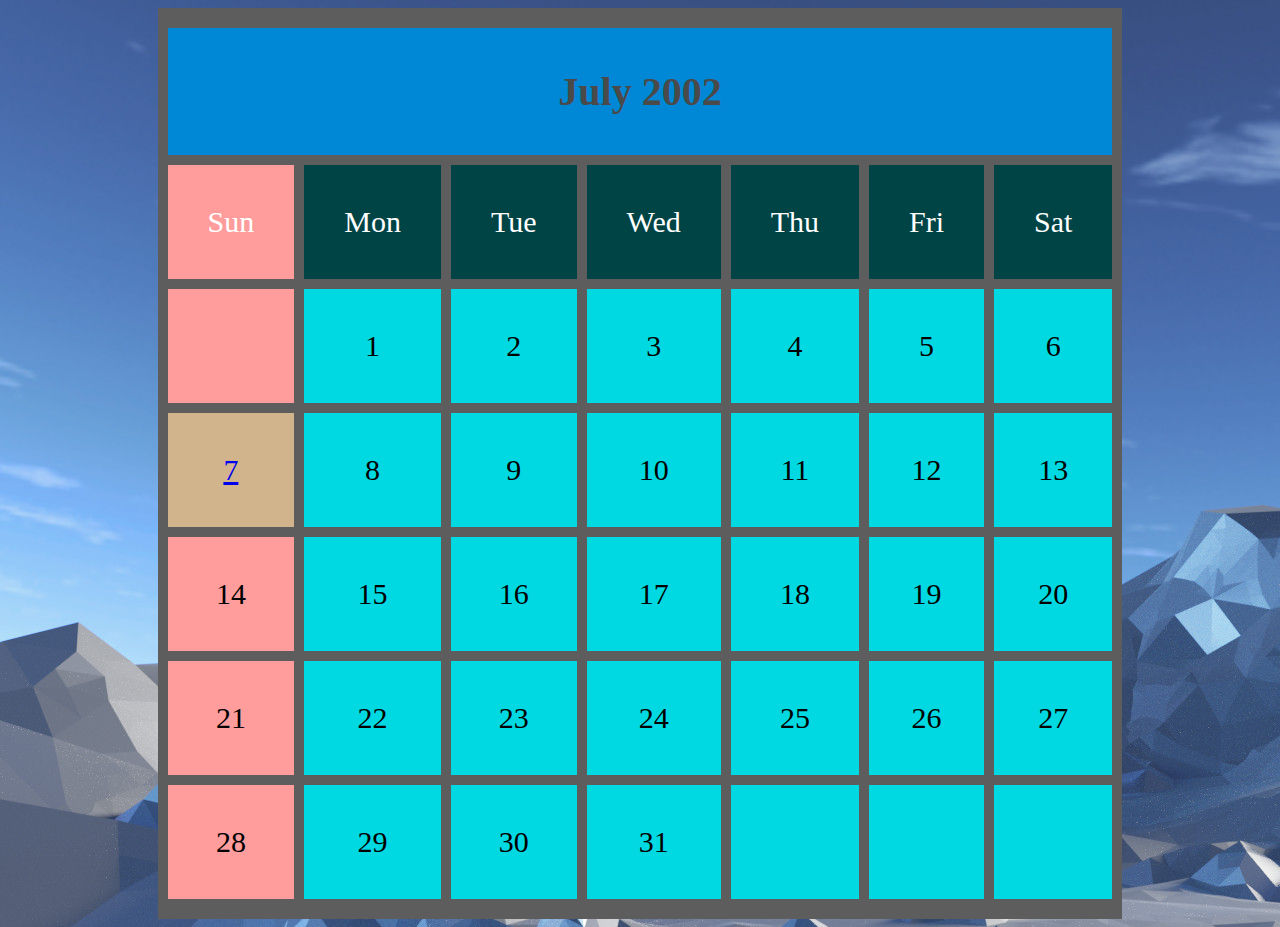
<file: assets/birthday.html>
<!DOCTYPE html>
<html>
<head>
	<title>Angelo Kim Hui Lim Birtday</title>
</head>
<style type="text/css">
	body {
		font-family: Calibri;
		background-image: url("css/images/bg.jpg");
	}
	table {
		border-collapse: collapse;
		border-top: 20px solid;
		border-bottom: 20px solid;
		border-color: #5D5D5D;
	}
	th {
		border: 10px solid #5D5D5D;
		background-color: #0088D7;
		color: #4a4a4a;
		text-align: center;
		font-size: 40px
}
	tr {
		border: 10px solid #5D5D5D;
		text-align: center;
		font-size:30px;
		font-family: Calibri;
	}
	td {
		border: 10px solid #5D5D5D;
		text-align: center;
	}
	.weeks {
		font-size: 30px;
		background-color: #004446;
		color: #ffffff;
	}
	.birthday {
		background-color: tan;
	}
	.sunday {
		background-color: #ff9d9d;
	}
	.normalday {
		background-color: #00D9E2;
	}

</style>
<body>
	<table align="center" cellpadding="40">
		<th colspan="7">July 2002</th>
		<tr class="weeks">
			<td class="sunday">Sun</td>
			<td>Mon</td>
			<td>Tue</td>
			<td>Wed</td>
			<td>Thu</td>
			<td>Fri</td>
			<td>Sat</td>
		</tr>
		<tr>
			<td class="sunday"></td>
			<td class="normalday">1</td>
			<td class="normalday">2</td>
			<td class="normalday">3</td>
			<td class="normalday">4</td>
			<td class="normalday">5</td>
			<td class="normalday">6</td>
		</tr>
		<tr>
			<td class="birthday"><a href="http://facebook.com/lightcalvary">7</a></td>
			<td class="normalday">8</td>
			<td class="normalday">9</td>
			<td class="normalday">10</td>
			<td class="normalday">11</td>
			<td class="normalday">12</td>
			<td class="normalday">13</td>
		</tr>
		<tr>
			<td class="sunday">14</td>
			<td class="normalday">15</td>
			<td class="normalday">16</td>
			<td class="normalday">17</td>
			<td class="normalday">18</td>
			<td class="normalday">19</td>
			<td class="normalday">20</td>
		</tr>
		<tr>
			<td class="sunday">21</td>
			<td class="normalday">22</td>
			<td class="normalday">23</td>
			<td class="normalday">24</td>
			<td class="normalday">25</td>
			<td class="normalday">26</td>
			<td class="normalday">27</td>
		</tr>
		<tr>
			<td class="sunday">28</td>
			<td class="normalday">29</td>
			<td class="normalday">30</td>
			<td class="normalday">31</td>
			<td class="normalday"></td>
			<td class="normalday"></td>
			<td class="normalday"></td>
		</tr>
</body>
</html>
</file>
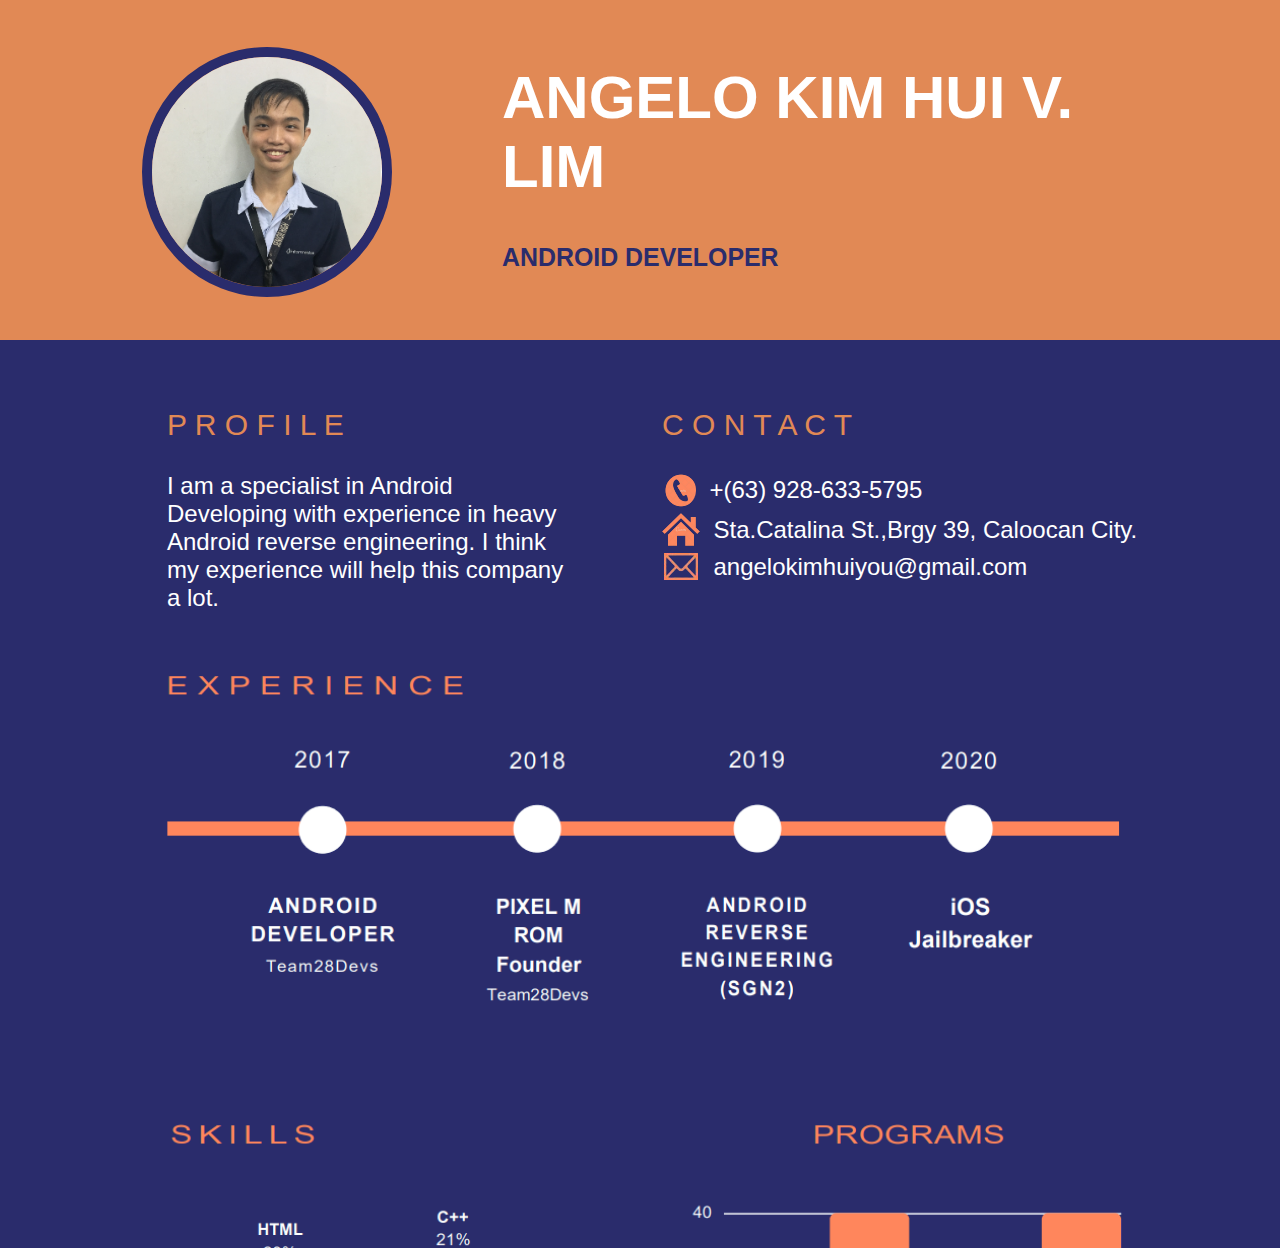
<file: assets/resume.html>
<!DOCTYPE html>
<html>
<head>
	<title>Resume - Angelo Kim Hui Lim</title>
	<link rel="stylesheet" type="text/css" href="css/resume.css">
</head>
<body>
	<div>
		<iframe class="resumeheader" src="resumeheader.html" scrolling="no">
		</iframe>
	</div>
	<div>
		<iframe class="resumebody" src="resumebody.html">
		</iframe>
	</div>
</body>
</html>
</file>
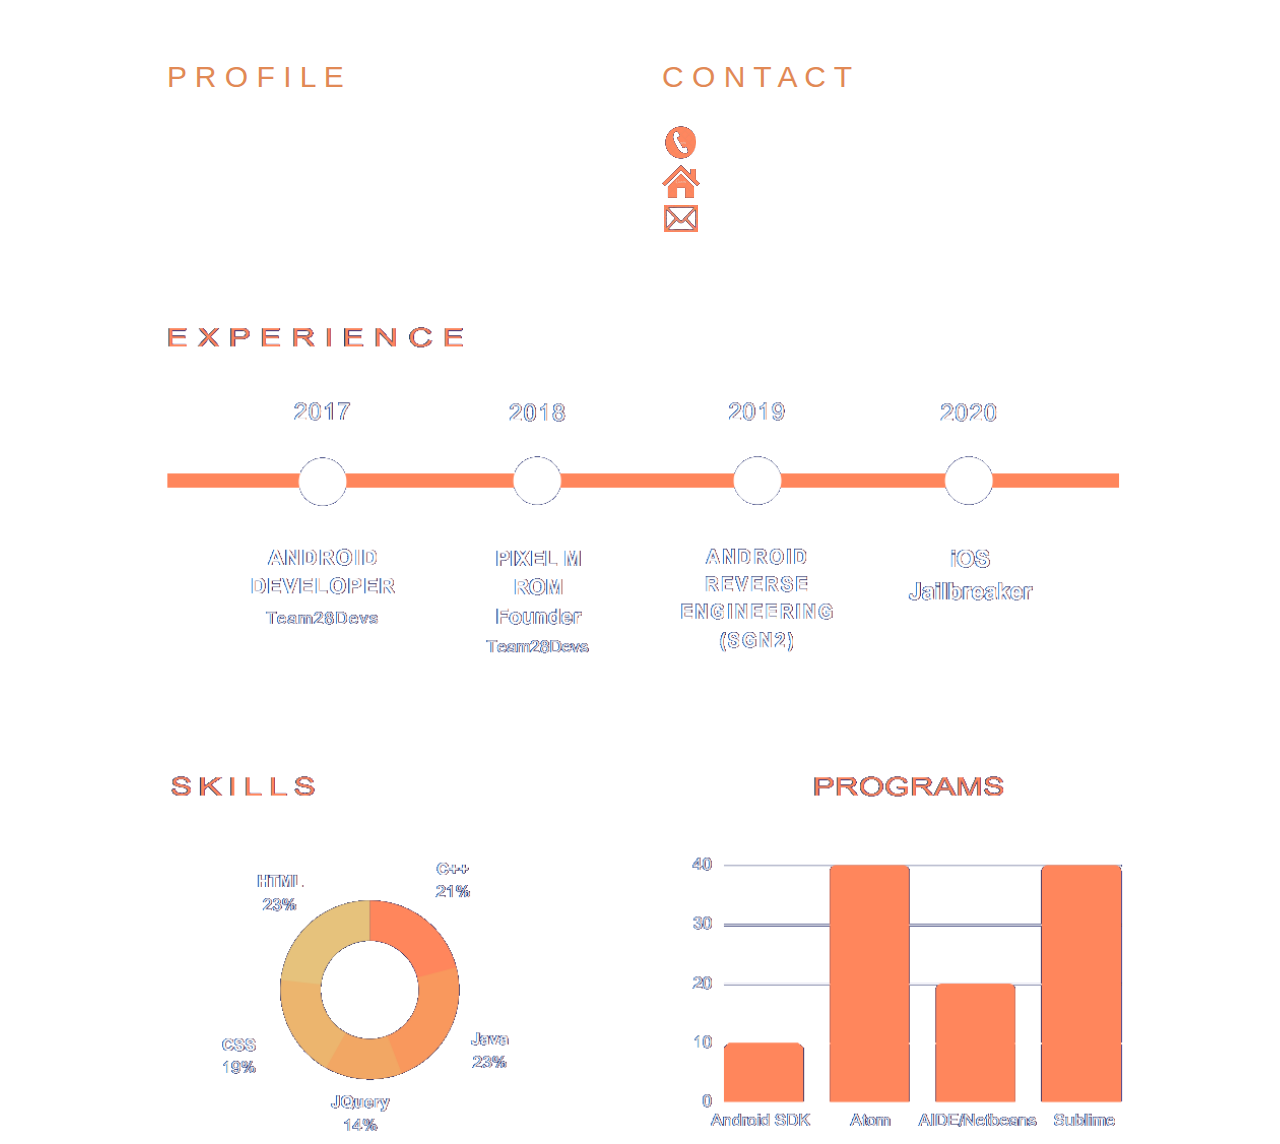
<file: assets/resumebody.html>
<!DOCTYPE html>
<html>
<head>
	<title>ResumeBody</title>
	<link rel="stylesheet" type="text/css" href="css/resumebody.css">
</head>
<body>
	<div class="main">
		<div class="profile">
			<p class="profiletitle">P R O F I L E</p>
			<p class="profiletext">I am a specialist in Android
Developing with experience in heavy
Android reverse engineering. I think
my experience will help this
company a lot.</p>
		</div>
		<div class="contact">
			<p class="profiletitle">C O N T A C T</p>
			<img class="contactpng" src="css/images/phone.png">
			<a class="contacttext">+(63) 928-633-5795</a>
			<br>
			<img class="contactpng" src="css/images/homead.png">
			<a class="contacttext">Sta.Catalina St.,Brgy
39, Caloocan City.</a><br>
			<img class="contactpng" src="css/images/email.png">
			<a class="contacttext">angelokimhuiyou@gmail.com</a><br>
		</div>
	</div>
	<div class="main2">
		<div>
			<img class="statsimg" src="css/images/imagestat.png">
		</div>
	</div>
</body>
</html>
</file>
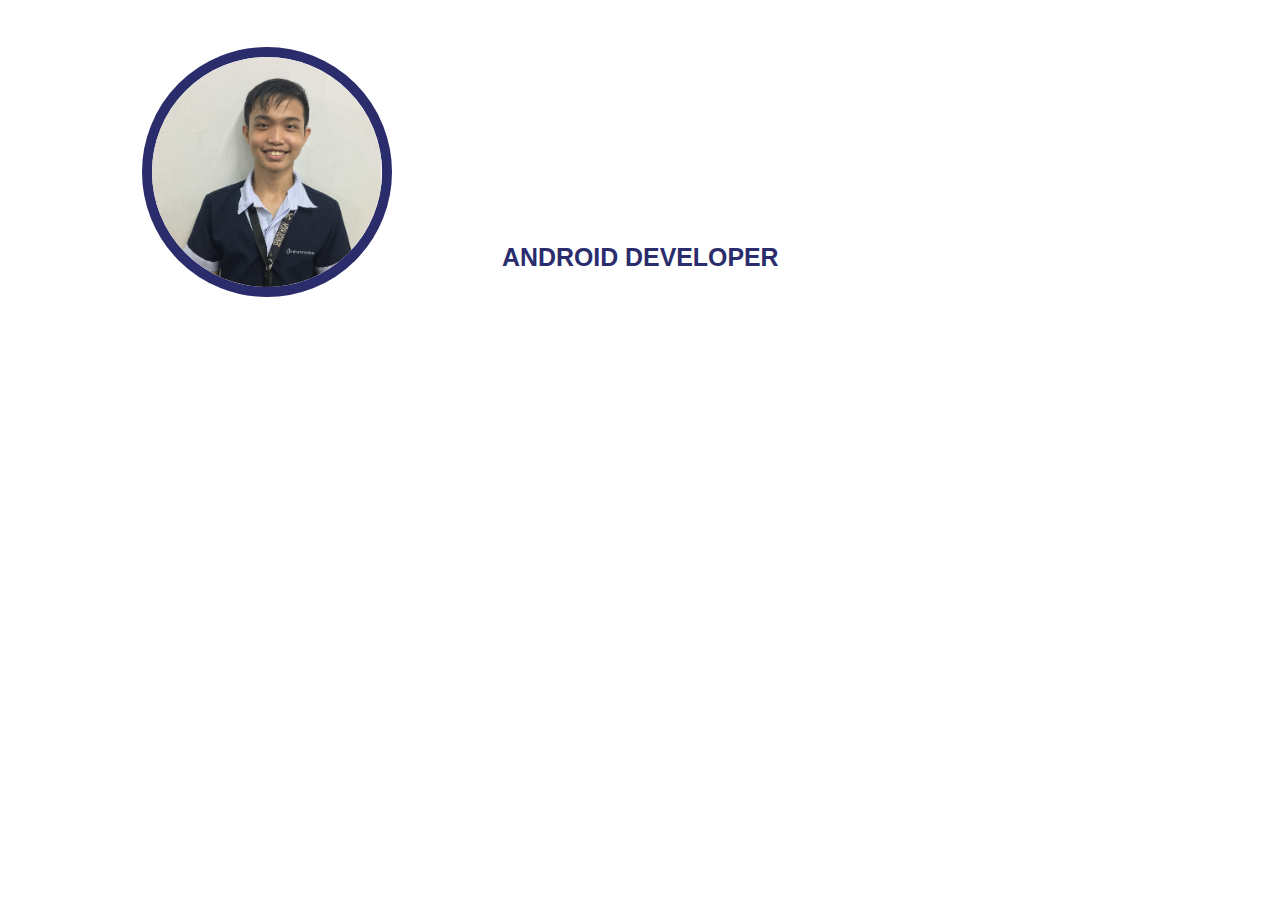
<file: assets/resumeheader.html>
<!DOCTYPE html>
<html>
<head>
	<title>ResumeHeader</title>
	<link rel="stylesheet" type="text/css" href="css/resumeheader.css">
</head>
<body>
	<div class="headerheader">
		<div class="name">
			<h1 class="who">ANGELO KIM HUI V. LIM</h1>
			<h5 class="position">ANDROID DEVELOPER</h5>
		</div>
		<div class="photo">
			<img class="mainphoto" src="css/images/lim.jpg">
		</div>
	</div>
</body>
</html>
</file>
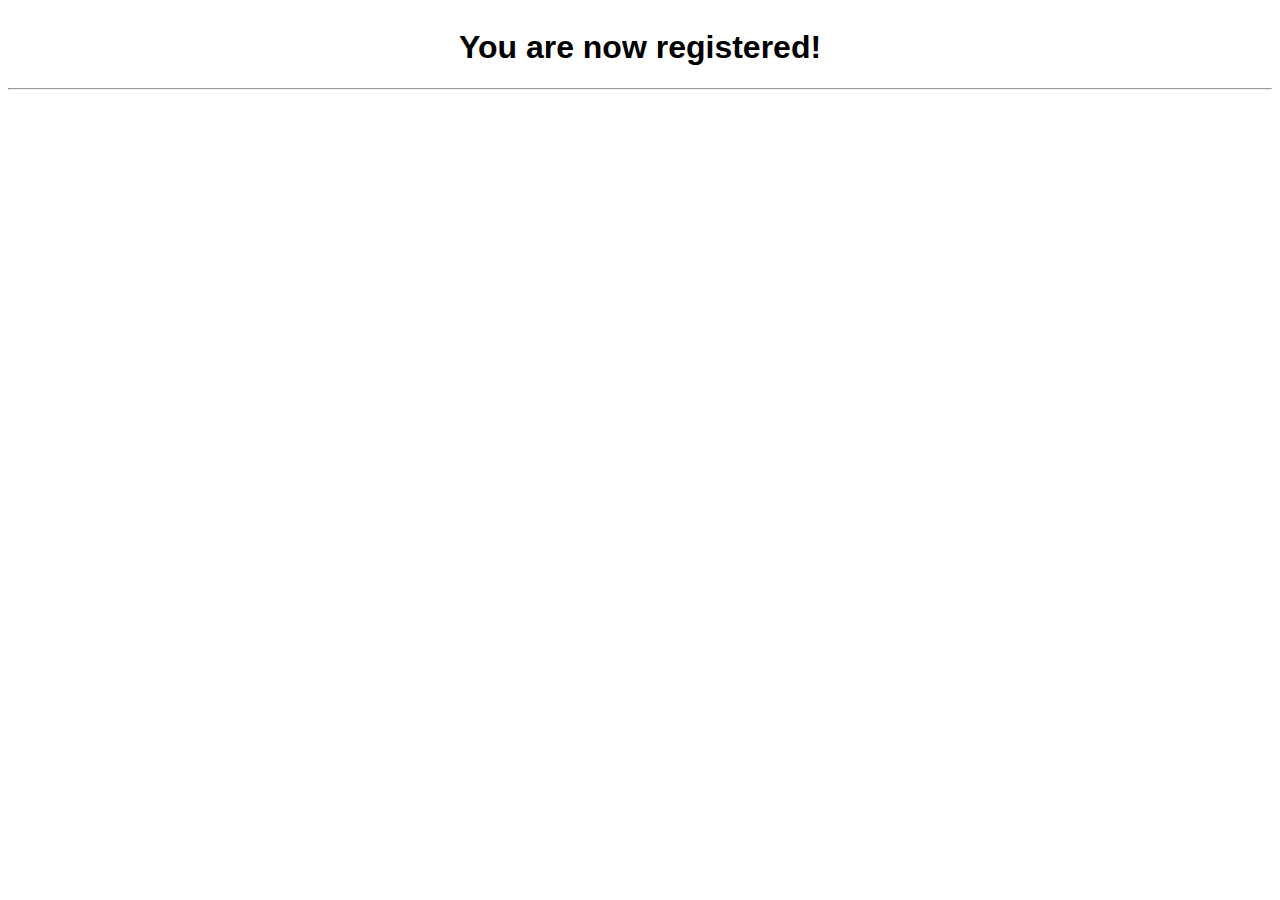
<file: htmlsubroot/done.html>
<!DOCTYPE html>
<html>
<head>
	<title>Sign Up</title>
	<link rel="stylesheet" type="text/css" href="css/home.css">
</head>
<body>
  <div class="iframecontainer">
    	<h1>You are now registered!</h1><hr><br>
    	<h3>Even though you're not because this isn't connected to any databases yet. :)</h3>
    	<br>
  </div>
</body>
</html>
</file>
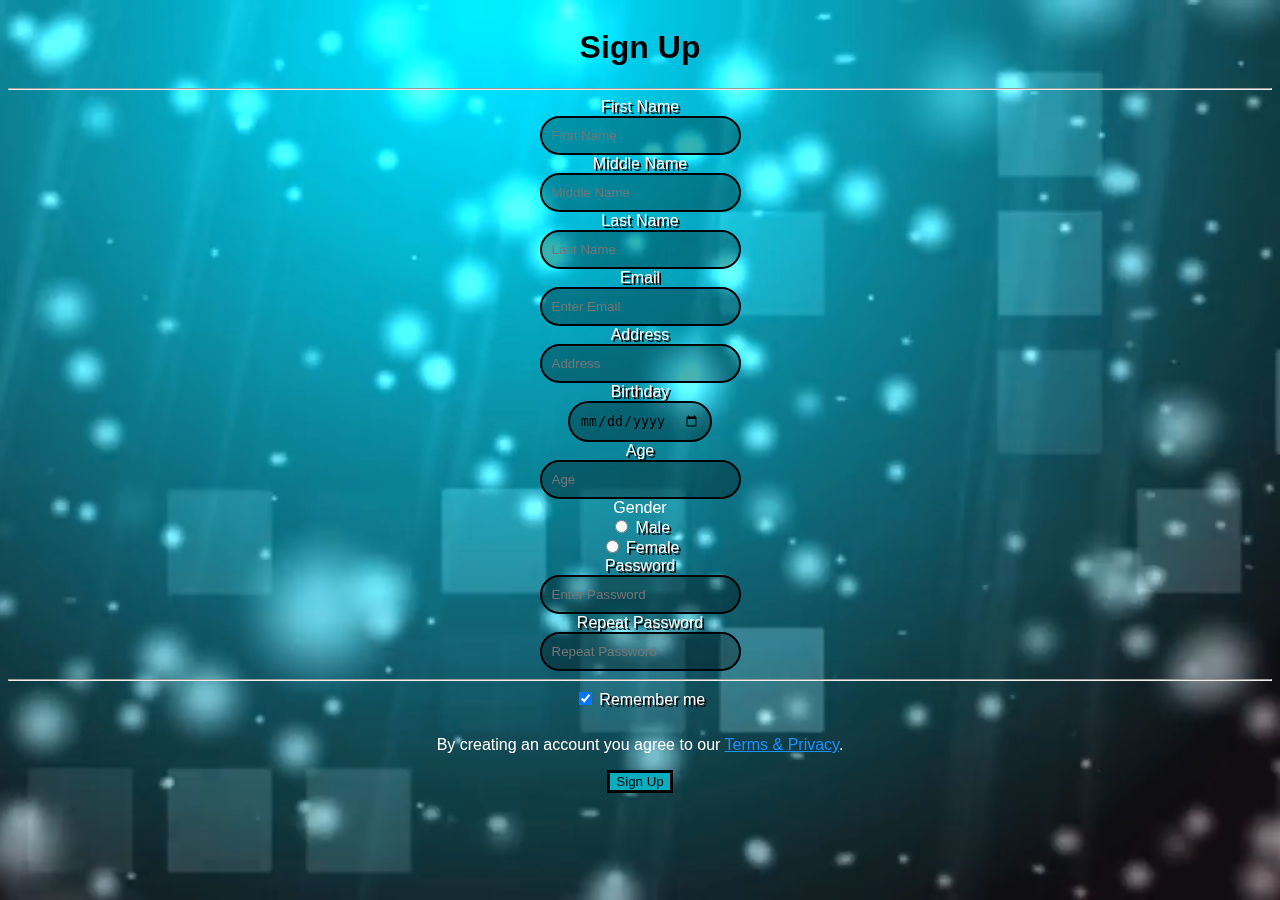
<file: htmlsubroot/iframe.html>
<!DOCTYPE html>
<html>
<head>
	<title>Sign Up</title>
	<link rel="stylesheet" type="text/css" href="css/home.css">
</head>
<body>
	<video autoplay muted loop id="myVideo">
		<source src="res/bgvid.mp4" type="video/mp4">
	</video>
<form action="done.html">
  <div class="iframecontainer">
    	<h1>Sign Up</h1><hr>
    	<label for="firstname">First Name </label><br>
		<input type="text" name="firstname" id="firstname" placeholder="First Name" required><br>
		<label for="middlename"> Middle Name </label><br>
		<input type="text" name="middlename" id="middlename" placeholder="Middle Name" required><br>
		<label for="lastname"> Last Name </label><br>
		<input type="text" name="lastname" id="lastname" placeholder="Last Name" required><br>
    	<label for="email">Email</label><br>
    	<input type="email" placeholder="Enter Email" name="email" required><br>
    	<label for="address"> Address </label><br>
		<input type="text" name="address" id="address" placeholder="Address" required><br>
		<label for="date"> Birthday </label><br>
		<input type="date" name="date" id="date" placeholder="Birthdate" required><br>
		<label for="age"> Age</label><br>
		<input type="number" name="age" id="age" placeholder="Age" required><br>
				Gender<br>
		<input type="radio" name="gender" id="gender">
		<label for="Gender"> Male </label><br>
		<input type="radio" name="gender" id="gender">
		<label for="Gender"> Female </label>
		<br>
    	<label for="psw">Password</label><br>
    	<input type="password" placeholder="Enter Password" name="psw" required><br>
    	<label for="psw-repeat">Repeat Password</label><br>
    	<input type="password" placeholder="Repeat Password" name="psw-repeat" required><br><hr>
    	<label>
      		<input type="checkbox" checked="checked" name="remember" style="margin-bottom:15px"> Remember me
   		 </label>
    	<p>By creating an account you agree to our <a href="#" style="color:dodgerblue">Terms & Privacy</a>.</p>
    <div class="clearfix">
      <button type="submit" class="signupbtn">Sign Up</button>
    </div>
  </div>
</form>
</body>
</html>
</file>
<file: assets/css/resume.css>
body {
	background-color: #2A2C6C;
	margin-bottom: 20px;
}
.resumeheader {
	background-color: #E18955;
	height: 340px;
	width: 100%;
	margin: -8px;
	position: absolute;
	overflow: hidden;
	border: none;
}
.resumebody {
	position: absolute;
	margin: -8px;
	margin-top: 340px;
	height: 100%;
	width: 100%;
	border: none;
	margin-bottom: 20px;
}
</file>
<file: assets/css/resumebody.css>
/*Commented codes are for debugging purposes hahaha*/
body {
	position: relative;
	margin: auto;
	max-width: 1100px;
	min-width: 1100px;
}
.main {
	/*background-color: green;*/
	position: absolute;
	height: 260px;
	width: 100%;
	margin: -8px;
	font-family: helvetica;
	margin-top: 30px;
	transition: margin-top 1s;
}
.main:hover {
	margin-top: 10px;
}

.main2 {
	position: absolute;
	width: 100%;
	margin: -8px;
	margin-top: 370px;
	/*background-color: red;*/
}
.profile {
	/*background-color: blue;*/
	margin-left: 85px;
	width: 410px;
	float: left;
}
.profiletitle {
	font-size: 30px;
	color: #E18955;
}
.profiletext {
	font-size: 24px;
	color: white;
}
.contact {
	float: right;
	width: 520px;
	/*background-color: pink;*/
	padding-left: 30px;
	display: inline-block;
}
.contacttext {
	color: white;
	font-size: 24px;
	vertical-align: middle;
}
.contactpng {
	vertical-align: middle;
}
.statsimg {
	height: 100%;
	width: 100%;
	transition: height 1s, width 1s, margin-left 1s, margin-top 2s;
	margin-top: -50px;
}
.statsimg:hover {
	height: 105%;
	width: 105%;
	margin-left: -23px;
	margin-top: -50px;
}
</file>
<file: assets/css/resumeheader.css>
body {
	padding-top: 15px;
	position: relative;
	margin: auto;
	max-width: 1100px;
	min-width: 1100px;
}
.headerheader {
	position: absolute;
	height: 340px;
	width: 100%;
	margin: -8px;
}
.name {
	float: right;
	margin: auto;
	padding-right: 100px;
	padding-left: 20px;
	max-width: 580px;
	font-size: 30px;
	margin-top: 16px;
	font-family: helvetica;
	font-weight: bolder;
}
.who {
	color: white;
	transition: color 0.5s;
}
.who:hover {
	color: black;
}
.position {
	color: #2A2C6C;
	transition: color 0.5s;
}
.position:hover {
	color: white;
}
/*uncommenting this one will unlock the responsive header of the code
though I disabled it because I cant make the body do the same so yah..
*/
/*@media screen and (max-width: 1050px) {
	.headerheader {
		background-image: url("images/lim.jpg");
		background-position: center;
		background-size: 400px;
		max-width: 100%;
	}
	.name {
		align-items: center;
		text-align: center;
		max-width: 100%;
		padding-left: 50px;
	}
	.photo {
		float: left;
		margin-top: 600px;
		margin-left: 80px;
	}
	.mainphoto {
		height: 230px;
		width: 230px;
		margin: 100px;
		border: 10px solid #2A2C6C;
		border-radius: 50%;
	}
	.who {
		color: white;
		-webkit-text-stroke: 2px black;
	}
	.position {
		color: grey;
		-webkit-text-stroke: 1px black;
	}
}
@media screen and (max-width: 600px) {
	.name {
		background-image: url("images/lim.jpg");
		background-position: center;
		background-size: 400px;
		text-align: center;
		margin-top: -10px;
		padding-left: 0px;
		padding-right: 15px;
		font-size: 30px;
		font-family: helvetica;
		font-weight: bolder;
		height: 360px;
	}
	.who {
		color: grey;
	}
	.mainphoto {
		max-width: 0px;
		max-height: 0px;
	}
}
*/
img.mainphoto:hover {
	height: 300px;
	width: 300px;
}
.photo:hover {
	margin-top: 1px;
	margin-left: 25px;
}
.photo {
	float: left;
	margin-top: 40px;
	margin-left: 60px;
	transition: margin-top 1s, margin-left 1s;
}
.mainphoto {
	height: 230px;
	width: 230px;
	border: 10px solid #2A2C6C;
	border-radius: 50%;
	transition: width 1s, height 1s;
}
</file>
<file: htmlsubroot/css/home.css>
.header {
  position: -webkit-sticky; /* Safari */
  position: sticky;
  overflow: hidden;
  background-color: #09ADBD;
  padding: 10px 10px;
  border-style: solid;
  border-width: 4px;
  border-color: #000000 ;
  margin-top: -5px;
  z-index: 3;
  top: 0;
  min-width: 600px;
  border-radius: 5px;
}

.header a {
  float: left;
  color: black;
  text-align: center;
  padding: 12px;
  text-decoration: none;
  font-size: 15px;
  line-height: 25px;
  border-radius: 5px;
}

.header a.logo {
  font-size: 28px;
  font-weight: bold;
  font-family: helvetica;
}

.header a:hover {
  background-color: #005F6C;
  color: white;
}

.header a.active {
  background-color: #005F6C;
  color: white;
}

.music-right {
  float: right;
}


.header-right {
  margin-top: 5px;
  float: right;
  color: #dedede;
  padding-left: 15px;
  font-weight: bold;
  font-family: helvetica;
}

@media screen and (max-width: 870px) {
  .header a {
    float: inherit;
    display: block;
    text-align: left;
  }
  .header a.logo {
    text-align: center;
  }
  .header-right {
  	text-align: center;
  	align-content: center;
    float: none;
    margin: auto;
  }
}

#myVideo {
  position: fixed;
  right: 0;
  bottom: 0;
  min-width: 100%;
  min-height: 100%;
  z-index: -1;
}
.bodycenter {
  position: relative;
  margin: auto;
  max-width: 800px;
  margin-top: 20px;
  background-color: #09ADBD;
  z-index: 2;
  border-radius: 25px;
  border-style: solid;
  border-width: 4px;
  text-align: center;
}
.footertext {
  color: white;
  text-align: center;
}
iframe {
  border: none;
  height: 550px;
  width: 100%;
  border-radius: 20px;
}
.footercenter {
  position: relative;
  margin: auto;
  width: 100%;
  padding-top: 10px;
  max-width: 792px;
  margin-top: 40px;
  background-color: #09ADBD;
  z-index: 2;
  border-radius: 25px;
  border-style: solid;
  border-width: 4px;
  text-align: center;
}
.footercenter p.musictitle {
	font-family: helvetica;
	font-size: 20px;
	font-weight: bold;
}
marquee {
	border: 2px solid black;
	max-width: 700px;
}

input {
  border: 2px solid black;
  border-radius: 30px;
  padding: 10px;
  background-color: rgba(0,0,0,0.3);
}
button {
  background-color: #09ADBD;
  border: 3px solid black;
}
.iframecontainer {
	color: white;
	align-content: center;
	text-align: center;
	font-family: helvetica;
}
h1 {
	color: black;
	text-align: center;
}
label {
	text-shadow: 2px 2px black;
}
hr {
	color: black;
	background-color: black;
}
</file>
